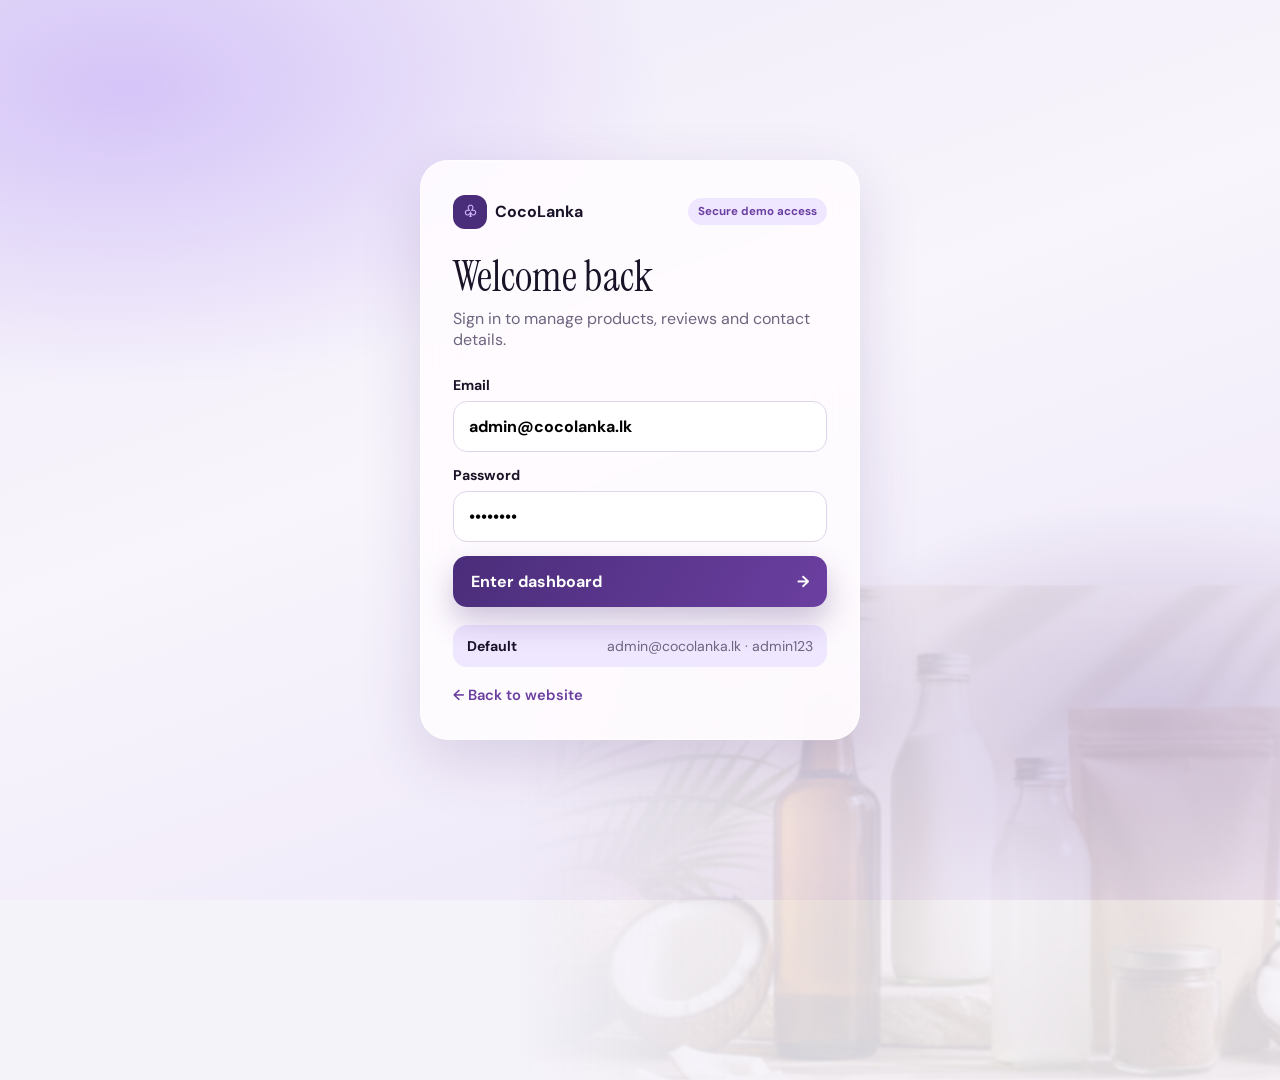
<file: admin-login.html>
﻿<!doctype html>
<html lang="en">
<head>
  <meta charset="utf-8">
  <meta name="viewport" content="width=device-width,initial-scale=1">
<link rel="icon" href="images/favicon.svg" type="image/svg+xml">
<link rel="apple-touch-icon" href="images/favicon.svg">
<meta name="theme-color" content="#123d2b">
  <title>Admin Sign In | CocoLanka</title>
<meta name="description" content="Sign in to the CocoLanka admin studio.">
  <link rel="stylesheet" href="css/admin.css?v=img1">
</head>
<body class="login-page">
  <div class="login-bg"></div>
  <main class="login-card-v2">
    <div class="login-top">
      <a class="logo-pill" href="index.html"><span>♧</span> CocoLanka</a>
      <span class="secure-chip">Secure demo access</span>
    </div>
    <h1>Welcome back</h1>
    <p class="login-lead">Sign in to manage products, reviews and contact details.</p>
    <form id="loginForm">
      <label>Email
        <input type="email" id="loginEmail" required autocomplete="username">
      </label>
      <label>Password
        <input type="password" id="loginPassword" required autocomplete="current-password">
      </label>
      <p class="login-error" id="loginError">Incorrect email or password.</p>
      <button type="submit" class="btn-glow">Enter dashboard <span>→</span></button>
    </form>
    <div class="demo-chip">
      <strong>Default</strong>
      <span id="demoHint">admin@cocolanka.lk · admin123</span>
    </div>
    <a class="back-site" href="index.html">← Back to website</a>
  </main>
  <script>
    const DEFAULT_AUTH = { email: 'admin@cocolanka.lk', password: 'admin123' };
    function getAuth() {
      try { return { ...DEFAULT_AUTH, ...(JSON.parse(localStorage.getItem('cocoAdminAuth') || '{}')) }; }
      catch { return { ...DEFAULT_AUTH }; }
    }
    // Always keep a working demo login available
    if (!localStorage.getItem('cocoAdminAuth')) {
      localStorage.setItem('cocoAdminAuth', JSON.stringify(DEFAULT_AUTH));
    }
    const auth = getAuth();
    const email = auth.email || DEFAULT_AUTH.email;
    const password = auth.password || DEFAULT_AUTH.password;
    loginEmail.value = email;
    loginPassword.value = password;
    demoHint.textContent = email + ' · ' + password;
    document.getElementById('loginForm').addEventListener('submit', e => {
      e.preventDefault();
      const current = getAuth();
      const ok = loginEmail.value.trim() === current.email && loginPassword.value === current.password;
      document.getElementById('loginError').style.display = ok ? 'none' : 'block';
      if (ok) {
        sessionStorage.setItem('cocoAdmin', 'true');
        location.href = 'admin.html';
      }
    });
  </script>
</body>
</html>
</file>
<file: css/admin.css>
@import url('https://fonts.googleapis.com/css2?family=DM+Sans:wght@400;500;600;700&family=Instrument+Serif:ital@0;1&display=swap');

:root{
  --bg:#f5f3fa;
  --ink:#1a1328;
  --muted:#6d6580;
  --line:#ddd6ea;
  --paper:#fffcff;
  --forest:#4a2d7a;
  --leaf:#6b3fa0;
  --lime:#d4b8ff;
  --coral:#b84a35;
  --side:#1a0f2e;
  --side-2:#2a1748;
  --accent:#8b5cf6;
  --glow:0 20px 60px rgba(74,45,122,.16);
  --ease:cubic-bezier(.22,.8,.22,1);
}

*{box-sizing:border-box}
html,body{margin:0;min-height:100%}
body{font-family:'DM Sans',sans-serif;color:var(--ink);background:var(--bg)}
button,input,textarea,select{font:inherit}
button{cursor:pointer}
img{max-width:100%;display:block}
.eyebrow{margin:0 0 6px;font-size:.72rem;font-weight:700;letter-spacing:.16em;text-transform:uppercase;color:var(--leaf)}
.eyebrow.light{color:#e4d4ff}

.login-page{min-height:100vh;display:grid;place-items:center;padding:24px;position:relative;overflow:hidden}
.login-bg{position:absolute;inset:0;background:
  radial-gradient(900px 500px at 10% 10%,rgba(139,92,246,.28),transparent 60%),
  radial-gradient(700px 400px at 90% 80%,rgba(74,45,122,.22),transparent 55%),
  linear-gradient(160deg,#efeaf8,#f8f5fc 45%,#ebe4f7);
}
.login-bg:after{content:'';position:absolute;inset:auto -10% -20% 40%;height:55%;background:url('../images/product-collection.webp') center/cover;opacity:.12;filter:blur(1px);mask-image:linear-gradient(90deg,transparent,black 30%)}
.login-card-v2{position:relative;z-index:1;width:min(440px,100%);background:rgba(255,252,255,.9);backdrop-filter:blur(18px);border:1px solid rgba(255,255,255,.7);border-radius:28px;padding:34px 32px;box-shadow:var(--glow)}
.login-top{display:flex;justify-content:space-between;align-items:center;margin-bottom:28px}
.logo-pill{display:inline-flex;align-items:center;gap:8px;text-decoration:none;color:var(--ink);font-weight:700}
.logo-pill span{width:34px;height:34px;border-radius:12px;display:grid;place-items:center;background:var(--forest);color:var(--lime)}
.secure-chip{font-size:.72rem;font-weight:700;color:var(--leaf);background:#efe6ff;padding:6px 10px;border-radius:999px}
.login-card-v2 h1{font:400 2.6rem/1 'Instrument Serif',serif;margin:0}
.login-lead{color:var(--muted);margin:10px 0 26px;font-size:1rem}
.login-card-v2 form{display:grid;gap:14px}
.login-card-v2 label{display:grid;gap:7px;font-size:.88rem;font-weight:700}
.login-card-v2 input{border:1px solid var(--line);border-radius:14px;padding:14px 15px;background:#fff;outline:none;font-size:1rem}
.login-card-v2 input:focus{border-color:var(--accent);box-shadow:0 0 0 4px rgba(139,92,246,.15)}
.login-error{display:none;color:var(--coral);font-size:.88rem;margin:0}
.btn-glow{border:0;border-radius:14px;padding:15px 18px;background:linear-gradient(120deg,#4a2d7a,#6b3fa0);color:#fff;font-weight:700;display:flex;justify-content:space-between;align-items:center;box-shadow:0 14px 30px rgba(74,45,122,.28);font-size:1rem}
.btn-glow:hover{transform:translateY(-1px)}
.demo-chip{margin-top:18px;padding:12px 14px;border-radius:14px;background:#efe6ff;display:flex;justify-content:space-between;gap:10px;font-size:.88rem}
.demo-chip span{color:var(--muted)}
.back-site{display:inline-block;margin-top:18px;color:var(--leaf);text-decoration:none;font-size:.92rem;font-weight:600}

.studio{display:grid;grid-template-columns:236px 1fr;min-height:100vh}
.side{background:linear-gradient(180deg,#2a1748,#160a28);color:#fff;padding:16px 12px;display:flex;flex-direction:column;position:sticky;top:0;height:100vh}
.side-brand{display:flex;gap:10px;align-items:center;padding:6px 8px 14px}
.side-brand .mark{width:36px;height:36px;border-radius:11px;display:grid;place-items:center;background:linear-gradient(145deg,#6b3fa0,#3d2168);color:#e9d5ff;font-size:1.1rem;box-shadow:inset 0 0 0 1px rgba(255,255,255,.1)}
.side-brand strong{display:block;font-size:.95rem}
.side-brand small{color:#ffffff70;font-size:.68rem}
.nav-label{margin:12px 8px 6px;font-size:.6rem;letter-spacing:.14em;text-transform:uppercase;color:#ffffff50}
.side-nav{display:grid;gap:8px;flex:1;align-content:start}
.nav-btn{border:0;background:transparent;color:#ffffffa8;border-radius:10px;padding:8px 9px;display:grid;grid-template-columns:28px 1fr auto;align-items:center;gap:8px;text-align:left;transition:.2s var(--ease);font-size:.9rem;font-weight:600;min-height:0}
.nav-btn:hover{background:rgba(255,255,255,.07);color:#fff}
.nav-btn.active{background:rgba(139,92,246,.28);color:#fff;box-shadow:inset 3px 0 0 #c4b5fd}
.nav-btn .ico{width:28px;height:28px;border-radius:8px;display:grid;place-items:center;background:rgba(255,255,255,.07);color:#d8b4fe;font-size:.78rem}
.nav-btn em{font-style:normal;font-size:.65rem;font-weight:700;background:rgba(255,255,255,.12);padding:2px 7px;border-radius:999px;color:#e9d5ff}
.side-foot{border-top:1px solid rgba(255,255,255,.1);padding-top:10px;display:grid;gap:4px}
.ghost-link,.logout-btn{border:0;background:transparent;color:#ffffffa0;text-align:left;padding:8px 10px;border-radius:8px;text-decoration:none;font-size:.84rem}
.ghost-link:hover,.logout-btn:hover{background:rgba(255,255,255,.07);color:#fff}
.logout-btn{color:#f0b4a8}

.stage{padding:26px 30px 50px;min-width:0;font-size:1.02rem}
.topbar{display:flex;justify-content:space-between;align-items:flex-start;gap:16px;margin-bottom:22px}
.topbar > div:first-child{min-width:0}
.topbar h1{margin:4px 0 0;font:700 1.7rem/1.25 'DM Sans',sans-serif;letter-spacing:-.03em}
.menu-toggle{display:none;border:0;background:none;font-size:1.2rem;margin-bottom:6px}
.top-actions{display:flex;align-items:center;gap:10px}
.avatar-chip{display:flex;align-items:center;gap:10px;background:var(--paper);border:1px solid var(--line);border-radius:999px;padding:6px 12px 6px 6px}
.avatar-chip>span{width:36px;height:36px;border-radius:50%;background:var(--forest);color:#fff;display:grid;place-items:center;font-size:.72rem;font-weight:700}
.avatar-chip small{display:block;color:var(--muted);font-size:.75rem}
.btn-soft,.btn-primary,.btn-danger,.btn-ghost{border-radius:12px;padding:12px 16px;font-weight:700;border:1px solid transparent;font-size:.95rem}
.btn-soft{background:var(--paper);border-color:var(--line);color:var(--ink)}
.btn-primary{background:var(--forest);color:#fff}
.btn-primary:hover{background:var(--leaf)}
.btn-danger{background:#fff4f1;color:var(--coral);border-color:#f0d0c8}
.btn-ghost{background:transparent;border-color:var(--line);color:var(--ink)}

.view{display:none;animation:rise .35s var(--ease)}
.view.active{display:block}
@keyframes rise{from{opacity:0;transform:translateY(8px)}to{opacity:1;transform:none}}

.hero-banner{position:relative;overflow:hidden;border-radius:28px;padding:34px;background:linear-gradient(125deg,#2a1748,#4a2d7a 55%,#6b3fa0);color:#fff;margin-bottom:18px;box-shadow:var(--glow)}
.hero-banner > div:first-child{position:relative;z-index:1;max-width:620px}
.hero-banner h2{font:700 clamp(1.45rem,2.2vw,2.05rem)/1.3 'DM Sans',sans-serif;letter-spacing:-.03em;max-width:620px;margin:10px 0 14px}
.hero-banner p{max-width:620px;color:#e4d4ff;margin:0;font-size:1.02rem;line-height:1.55}
.hero-orbits{position:absolute;right:-40px;top:-30px;width:280px;height:280px;pointer-events:none}
.hero-orbits span{position:absolute;inset:20%;border:1px solid rgba(212,184,255,.28);border-radius:50%;animation:spin 18s linear infinite}
.hero-orbits span:nth-child(2){inset:32%;animation-duration:12s;animation-direction:reverse}
.hero-orbits span:nth-child(3){inset:44%;border-color:rgba(255,255,255,.15)}
@keyframes spin{to{transform:rotate(360deg)}}

.stat-row{display:grid;grid-template-columns:repeat(3,1fr);gap:14px;margin-bottom:14px}
.stat-card{background:var(--paper);border:1px solid var(--line);border-radius:22px;padding:22px}
.stat-card small{color:var(--muted);font-weight:700;letter-spacing:.08em;text-transform:uppercase;font-size:.72rem}
.stat-card strong{display:block;font:400 2.5rem/1 'Instrument Serif',serif;margin:10px 0 6px}
.stat-card span{color:var(--muted);font-size:.92rem}
.quick-grid{display:grid;grid-template-columns:repeat(3,1fr);gap:14px}
.quick-card{border:1px solid var(--line);background:var(--paper);border-radius:20px;padding:22px;text-align:left;transition:.25s var(--ease)}
.quick-card:hover{transform:translateY(-3px);border-color:#c4b5fd;box-shadow:0 16px 40px rgba(74,45,122,.1)}
.quick-card strong{display:block;font-size:1.12rem;margin-bottom:6px}
.quick-card span{color:var(--muted);font-size:.95rem}

.toolbar{display:flex;justify-content:space-between;gap:12px;margin-bottom:14px;flex-wrap:wrap}
.search-wrap{flex:1;min-width:220px}
.search-wrap input{width:100%;border:1px solid var(--line);background:var(--paper);border-radius:14px;padding:14px 16px;outline:none;font-size:1rem}
.search-wrap input:focus{border-color:var(--accent);box-shadow:0 0 0 4px rgba(139,92,246,.12)}

.table-shell{background:var(--paper);border:1px solid var(--line);border-radius:22px;overflow:hidden}
.table-head,.row{display:grid;gap:12px;align-items:center;padding:15px 18px}
.table-head{background:#f6f2fc;border-bottom:1px solid var(--line);font-size:.78rem;font-weight:700;letter-spacing:.08em;text-transform:uppercase;color:var(--muted)}
.product-cols{grid-template-columns:1.6fr .7fr .7fr .9fr}
.review-cols{grid-template-columns:1fr 1.6fr .8fr}
.table-body{max-height:62vh;overflow:auto}
.row{border-bottom:1px solid var(--line)}
.row:last-child{border-bottom:0}
.row:hover{background:#faf8ff}
.prod-cell{display:flex;gap:12px;align-items:center;min-width:0}
.prod-thumb{width:52px;height:52px;border-radius:12px;object-fit:cover;background:#ebe6f4;flex:none}
.prod-cell strong,.review-cell strong{display:block;white-space:nowrap;overflow:hidden;text-overflow:ellipsis;font-size:1.02rem}
.prod-cell small,.review-cell small{color:var(--muted);font-size:.86rem}
.pill{display:inline-flex;padding:5px 10px;border-radius:999px;background:#efe6ff;color:var(--leaf);font-size:.75rem;font-weight:700;text-transform:uppercase;letter-spacing:.06em}
.price-cell{font-weight:700;font-size:1.02rem}
.actions{display:flex;gap:8px;flex-wrap:wrap;justify-content:flex-end}
.actions button{padding:9px 13px;border-radius:10px;font-size:.88rem}
.quote-snip{color:var(--muted);font-size:.95rem;display:-webkit-box;-webkit-line-clamp:2;-webkit-box-orient:vertical;overflow:hidden}

.contact-panel{background:var(--paper);border:1px solid var(--line);border-radius:24px;padding:28px;max-width:860px}
.panel-intro h2{font:400 2.15rem/1 'Instrument Serif',serif;margin:0 0 8px}
.panel-intro p{color:var(--muted);margin:0 0 22px;font-size:1.02rem}
.form-grid-2{display:grid;grid-template-columns:1fr 1fr;gap:16px}
.form-grid-2 label,.drawer-form label{display:grid;gap:8px;font-size:.92rem;font-weight:700}
.form-grid-2 input,.form-grid-2 textarea,.drawer-form input,.drawer-form textarea,.drawer-form select{width:100%;border:1px solid var(--line);border-radius:12px;padding:14px 15px;background:#fff;outline:none;font-size:1.02rem}
.form-grid-2 input:focus,.form-grid-2 textarea:focus,.drawer-form input:focus,.drawer-form textarea:focus{border-color:var(--accent);box-shadow:0 0 0 4px rgba(139,92,246,.12)}
.form-grid-2 .full,.drawer-form .full{grid-column:1/-1}
.form-actions{display:flex;justify-content:space-between;gap:10px;flex-wrap:wrap;margin-top:6px}

.upload-card{border:1.5px dashed #c4b5fd;border-radius:16px;padding:14px;background:#f8f5ff}
.upload-preview{height:160px;border-radius:12px;background:#e8e0f4 center/cover no-repeat;margin-bottom:12px;display:grid;place-items:center;color:var(--muted);font-size:.9rem;overflow:hidden}
.upload-preview.has-img{color:transparent}
.upload-actions{display:flex;gap:10px;flex-wrap:wrap;align-items:center}
.upload-actions input[type=file]{font-size:.88rem}
.upload-hint{display:block;margin-top:8px;color:var(--muted);font-size:.82rem;font-weight:500}

.drawer-backdrop{position:fixed;inset:0;background:rgba(26,15,46,.48);opacity:0;pointer-events:none;transition:.3s;z-index:40}
.drawer-backdrop.open{opacity:1;pointer-events:auto}
.drawer{position:fixed;top:0;right:0;height:100%;width:min(480px,100%);background:var(--paper);z-index:50;transform:translateX(105%);transition:.4s var(--ease);box-shadow:-24px 0 80px rgba(0,0,0,.22);padding:24px;display:flex;flex-direction:column}
.drawer.open{transform:none}
.drawer-head{display:flex;justify-content:space-between;align-items:flex-start;margin-bottom:18px;padding-bottom:16px;border-bottom:1px solid var(--line)}
.drawer-head h2{margin:0;font:400 1.9rem/1 'Instrument Serif',serif}
.icon-btn{width:40px;height:40px;border-radius:12px;border:1px solid var(--line);background:#fff;font-size:1.3rem}
.drawer-form{display:grid;gap:14px;overflow:auto;padding-bottom:20px}
.drawer-actions{display:flex;justify-content:space-between;gap:10px;margin-top:8px}

.toast{position:fixed;right:24px;bottom:24px;background:var(--forest);color:#fff;padding:14px 18px;border-radius:12px;opacity:0;transform:translateY(12px);transition:.3s;z-index:80;pointer-events:none;font-weight:600;font-size:1rem}
.toast.show{opacity:1;transform:none}
.empty-state{padding:50px 20px;text-align:center;color:var(--muted);font-size:1.05rem}

@media(max-width:980px){
  .studio{grid-template-columns:1fr}
  .side{position:fixed;inset:0 auto 0 0;width:min(280px,86vw);transform:translateX(-105%);transition:.3s;z-index:40;padding:14px 12px}
  .side.open{transform:none;box-shadow:30px 0 80px rgba(0,0,0,.4)}
  .menu-toggle{display:inline-flex;align-items:center;justify-content:center;width:42px;height:42px;border-radius:12px;border:1px solid var(--line);background:#fff;margin-bottom:8px}
  .stage{padding:16px 14px 40px}
  .topbar{flex-direction:column;gap:14px;margin-bottom:16px}
  .topbar h1{font-size:1.45rem;line-height:1.3}
  .top-actions{width:100%;justify-content:space-between}
  .avatar-chip small{display:none}
  .stat-row,.quick-grid{grid-template-columns:1fr;gap:10px}
  .hero-banner{padding:24px 20px;border-radius:20px}
  .hero-banner h2{font-size:1.35rem;line-height:1.35}
  .hero-orbits{display:none}
  .product-cols,.review-cols{grid-template-columns:1fr}
  .table-head{display:none}
  .row{padding:14px;gap:10px}
  .actions{justify-content:flex-start}
  .form-grid-2{grid-template-columns:1fr}
  .contact-panel{padding:20px 16px;border-radius:18px}
  .panel-intro h2{font-size:1.7rem}
  .drawer{width:100%;padding:18px 16px}
  .toolbar{flex-direction:column}
  .search-wrap{min-width:0;width:100%}
  .btn-primary,.btn-soft,.btn-danger,.btn-ghost{width:auto}
  .login-card-v2{padding:26px 20px;border-radius:22px}
  .login-card-v2 h1{font-size:2.1rem}
}
@media(max-width:980px){
  body.studio:has(.side.open):before{content:'';position:fixed;inset:0;background:rgba(20,10,40,.4);z-index:35}
}

.field-note{display:block;margin-top:6px;font-size:.78rem;font-weight:500;color:var(--muted);line-height:1.4}
.quick-grid{grid-template-columns:repeat(auto-fit,minmax(180px,1fr))}
</file>
